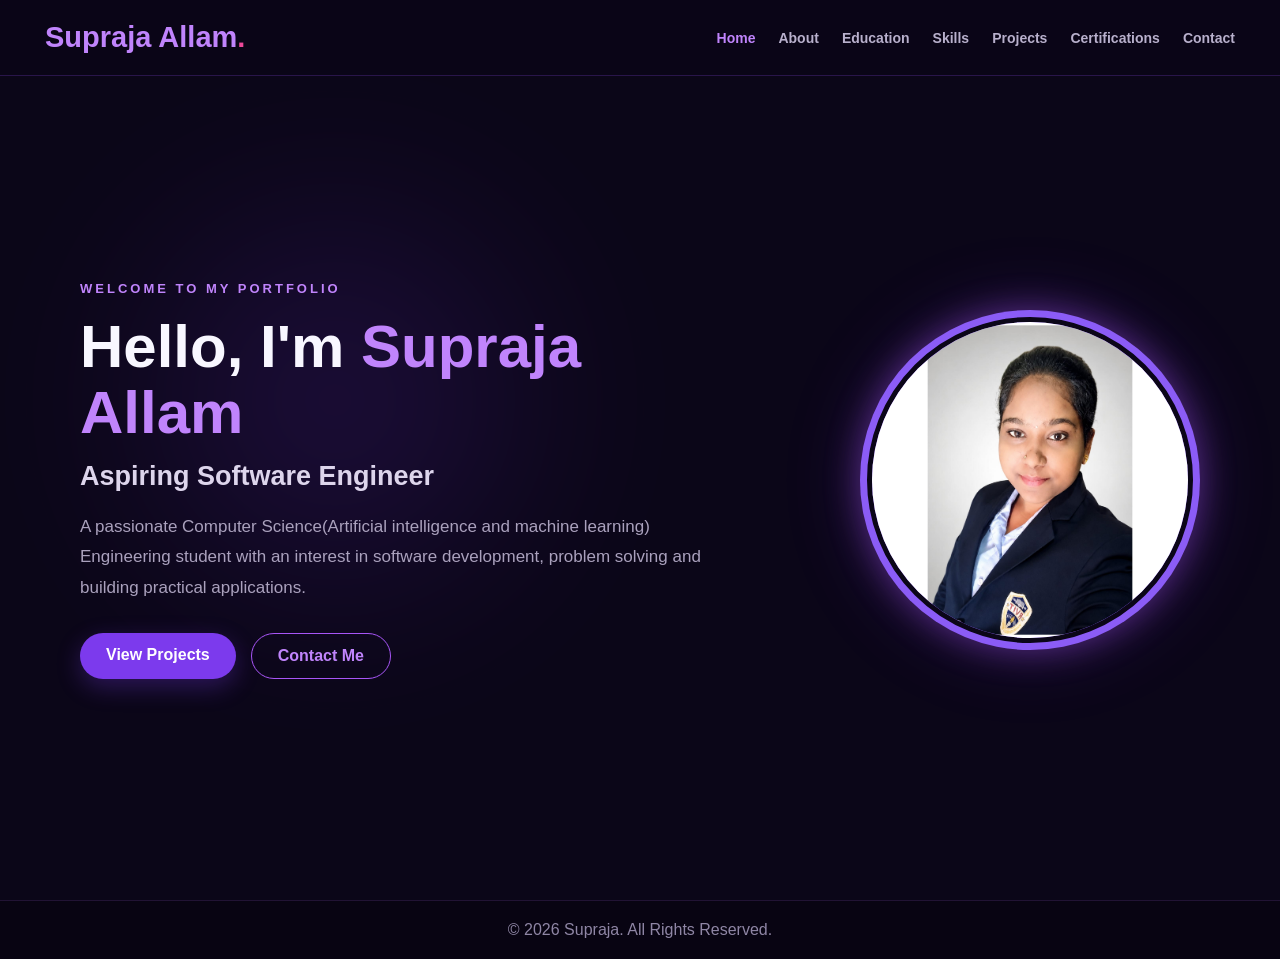
<file: index.html>
<!DOCTYPE html>
<html lang="en">
<head>
    <meta charset="UTF-8">
    <meta name="viewport" content="width=device-width, initial-scale=1.0">
    <title>Supraja | Portfolio</title>
    <link rel="stylesheet" href="style.css">
</head>

<body>

<header>
    <nav class="navbar">
        <div class="logo">Supraja Allam<span>.</span></div>

        <ul class="nav-links">
            <li><a href="index.html" class="active">Home</a></li>
            <li><a href="about.html">About</a></li>
            <li><a href="education.html">Education</a></li>
            <li><a href="skills.html">Skills</a></li>
            <li><a href="projects.html">Projects</a></li>
            <li><a href="certificates.html">Certifications</a></li>
            <li><a href="contact.html">Contact</a></li>
        </ul>
    </nav>
</header>

<main class="home">

    <div class="home-content">
        <p class="small-title">WELCOME TO MY PORTFOLIO</p>

        <h1>Hello, I'm <span>Supraja Allam</span></h1>

        <h2>Aspiring Software Engineer</h2>

        <p>
            A passionate Computer Science(Artificial intelligence and machine learning) Engineering student with an interest
            in software development, problem solving and building practical
            applications.
        </p>

        <div class="buttons">
            <a href="projects.html" class="btn">View Projects</a>
            <a href="contact.html" class="btn outline">Contact Me</a>
        </div>
    </div>

    <div class="profile-area">
        <div class="profile-ring">
            <img src="supraja.jpeg" alt="Supraja Profile Photo">
        </div>
    </div>

</main>

<footer>
    <p>© 2026 Supraja. All Rights Reserved.</p>
</footer>

<script src="script.js"></script>
</body>
</html>
</file>
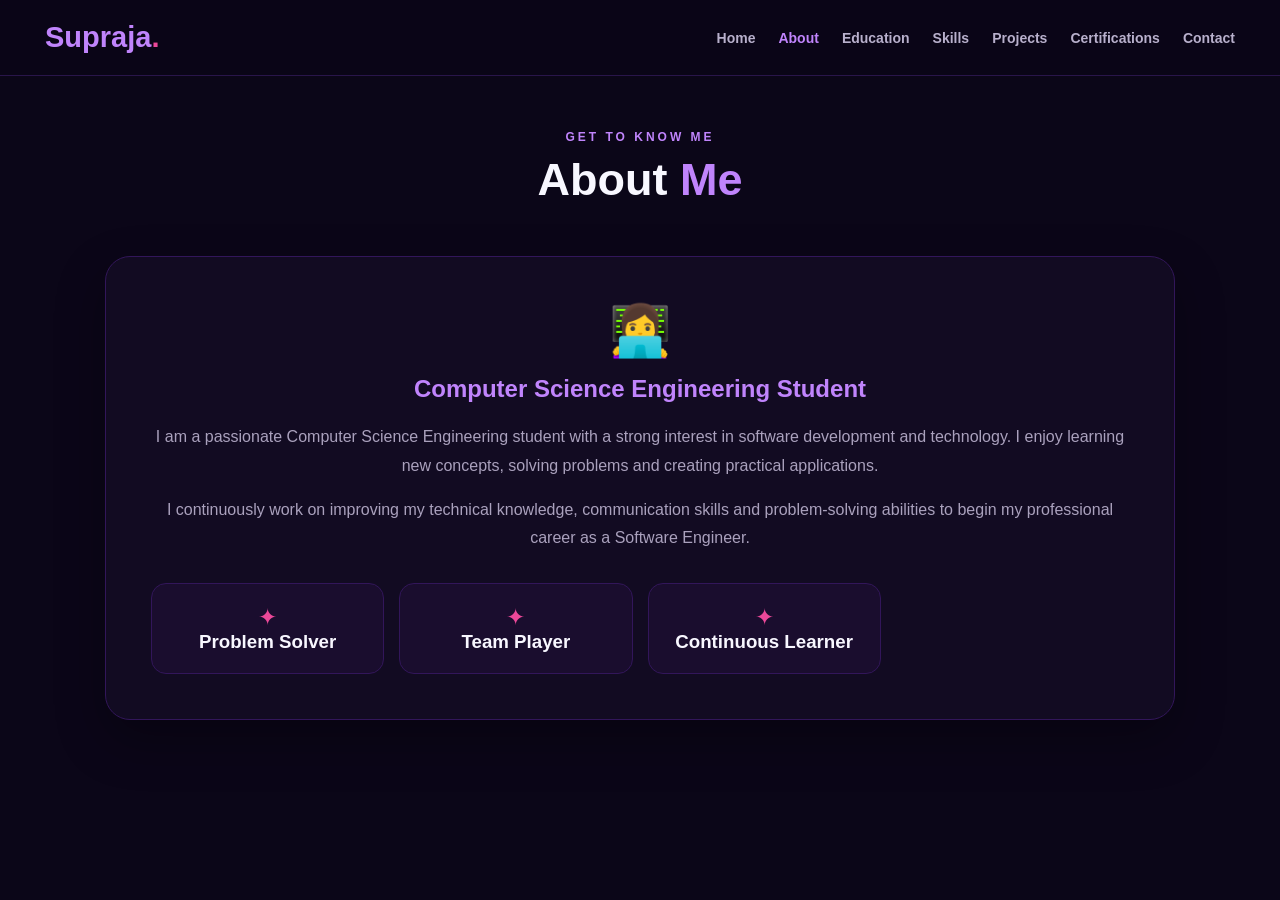
<file: about.html>
<!DOCTYPE html>
<html lang="en">
<head>
    <meta charset="UTF-8">
    <meta name="viewport" content="width=device-width, initial-scale=1.0">
    <title>About | Supraja</title>
    <link rel="stylesheet" href="style.css">
</head>

<body>

<header>
<nav class="navbar">
    <div class="logo">Supraja<span>.</span></div>

    <ul class="nav-links">
        <li><a href="index.html">Home</a></li>
        <li><a href="about.html" class="active">About</a></li>
        <li><a href="education.html">Education</a></li>
        <li><a href="skills.html">Skills</a></li>
        <li><a href="projects.html">Projects</a></li>
        <li><a href="certificates.html">Certifications</a></li>
        <li><a href="contact.html">Contact</a></li>
    </ul>
</nav>
</header>

<section class="page">

    <div class="page-heading">
        <p>GET TO KNOW ME</p>
        <h1>About <span>Me</span></h1>
    </div>

    <div class="about-card">

        <div class="about-icon">👩‍💻</div>

        <h2>Computer Science Engineering Student</h2>

        <p>
            I am a passionate Computer Science Engineering student with a
            strong interest in software development and technology.
            I enjoy learning new concepts, solving problems and creating
            practical applications.
        </p>

        <p>
            I continuously work on improving my technical knowledge,
            communication skills and problem-solving abilities to begin
            my professional career as a Software Engineer.
        </p>

        <div class="strengths">

            <div>
                <span>✦</span>
                <h3>Problem Solver</h3>
            </div>

            <div>
                <span>✦</span>
                <h3>Team Player</h3>
            </div>

            <div>
                <span>✦</span>
                <h3>Continuous Learner</h3>
            </div>

        </div>

    </div>

</section>
<script src="script.js"></script>
</body>
</html>
</file>
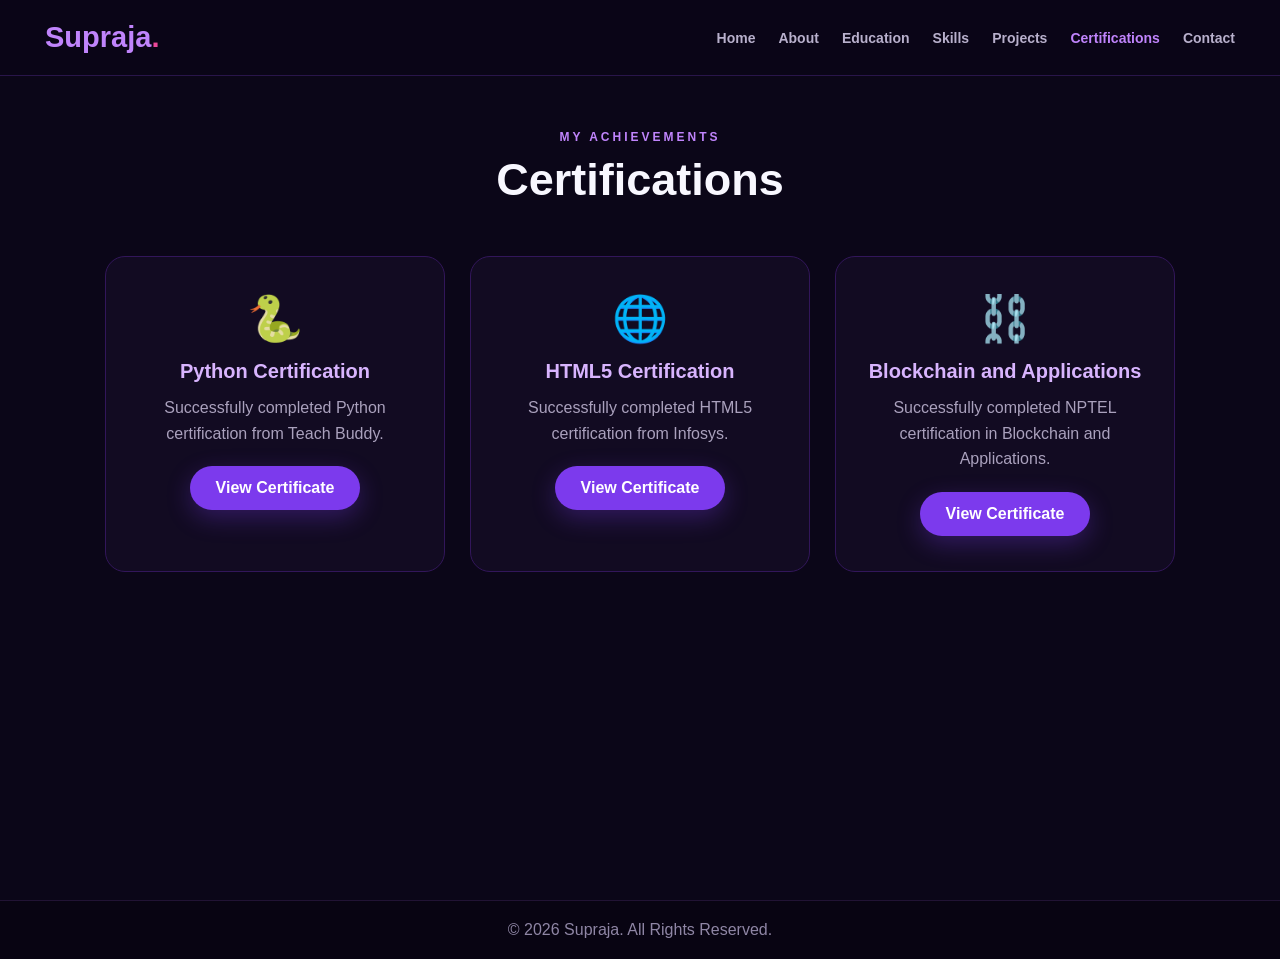
<file: certificates.html>
<!DOCTYPE html>
<html lang="en">
<head>
    <meta charset="UTF-8">
    <meta name="viewport" content="width=device-width, initial-scale=1.0">
    <title>Certifications | Supraja</title>
    <link rel="stylesheet" href="style.css">
</head>

<body>

<header>
<nav class="navbar">
    <div class="logo">Supraja<span>.</span></div>

    <ul class="nav-links">
        <li><a href="index.html">Home</a></li>
        <li><a href="about.html">About</a></li>
        <li><a href="education.html">Education</a></li>
        <li><a href="skills.html">Skills</a></li>
        <li><a href="projects.html">Projects</a></li>
        <li><a href="certifications.html" class="active">Certifications</a></li>
        <li><a href="contact.html">Contact</a></li>
    </ul>
</nav>
</header>

<section class="page">

    <div class="page-heading">
        <p>MY ACHIEVEMENTS</p>
        <h1>Certifications</h1>
    </div>

    <div class="certificate-grid">

        <div class="certificate-card">

            <div class="certificate-icon">🐍</div>

            <h2>Python Certification</h2>

            <p>
                Successfully completed Python certification from Teach Buddy.
            </p>

            <a href="teach buddy.pdf" class="btn">View Certificate</a>

        </div>


        <div class="certificate-card">

            <div class="certificate-icon">🌐</div>

            <h2>HTML5 Certification</h2>

            <p>
                Successfully completed HTML5 certification from Infosys.
            </p>

            <a href="infosys.pdf" class="btn">View Certificate</a>

        </div>


        <div class="certificate-card">

            <div class="certificate-icon">⛓️</div>

            <h2>Blockchain and Applications</h2>

            <p>
                Successfully completed NPTEL certification in Blockchain and Applications.
            </p>

            <a href="nptel.pdf" class="btn">View Certificate</a>

        </div>

    </div>

</section>

<footer>
    <p>© 2026 Supraja. All Rights Reserved.</p>
</footer>

<script src="script.js"></script>
</body>
</html>
</file>
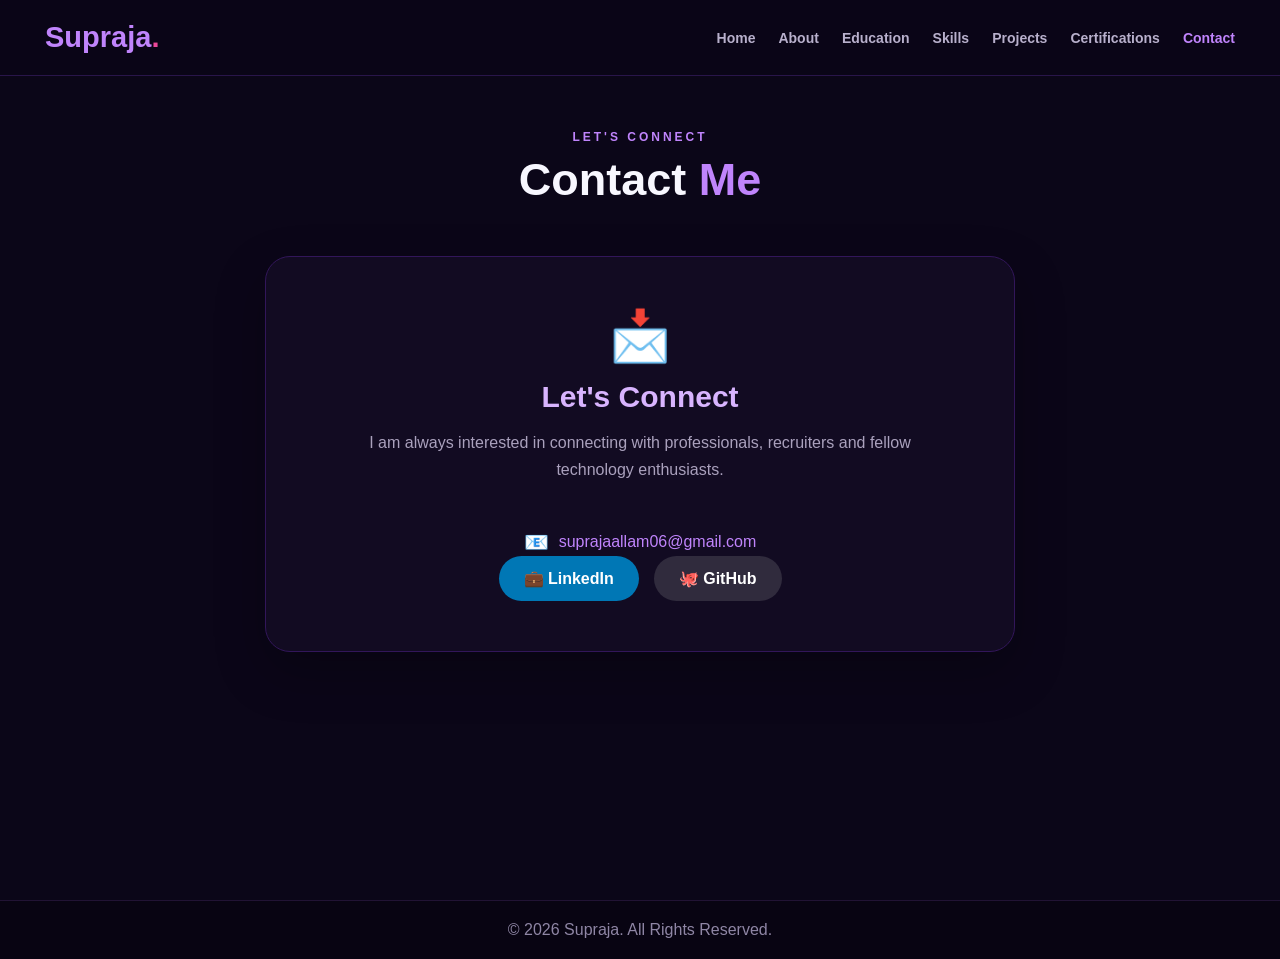
<file: contact.html>
<!DOCTYPE html>
<html lang="en">
<head>
    <meta charset="UTF-8">
    <meta name="viewport" content="width=device-width, initial-scale=1.0">
    <title>Contact | Supraja</title>
    <link rel="stylesheet" href="style.css">
</head>

<body>

<header>
<nav class="navbar">
    <div class="logo">Supraja<span>.</span></div>

    <ul class="nav-links">
        <li><a href="index.html">Home</a></li>
        <li><a href="about.html">About</a></li>
        <li><a href="education.html">Education</a></li>
        <li><a href="skills.html">Skills</a></li>
        <li><a href="projects.html">Projects</a></li>
        <li><a href="certifications.html">Certifications</a></li>
        <li><a href="contact.html" class="active">Contact</a></li>
    </ul>
</nav>
</header>

<section class="page">

    <div class="page-heading">
        <p>LET'S CONNECT</p>
        <h1>Contact <span>Me</span></h1>
    </div>

    <div class="contact-box">

        <div class="contact-icon">📩</div>

        <h2>Let's Connect</h2>

        <p>
            I am always interested in connecting with professionals,
            recruiters and fellow technology enthusiasts.
        </p>
        <div class="contact-links">

    <div class="email-info">
    <span>📧</span>
    <p>suprajaallam06@gmail.com</p>
</div>

</div>

        <div class="contact-links">

            <a href="https:www.linkedin.com/in/siva-sai-supraja-allam-2980b7372" 
               target="_blank" 
               class="social-btn linkedin">
                💼 LinkedIn
            </a>

            <a href="https://github.com/suprajaallam06-oss" 
               target="_blank" 
               class="social-btn github">
                🐙 GitHub
            </a>

        </div>

    </div>

</section>

<footer>
    <p>© 2026 Supraja. All Rights Reserved.</p>
</footer>
<script src="script.js">
</script>
</body>
</html>
</file>
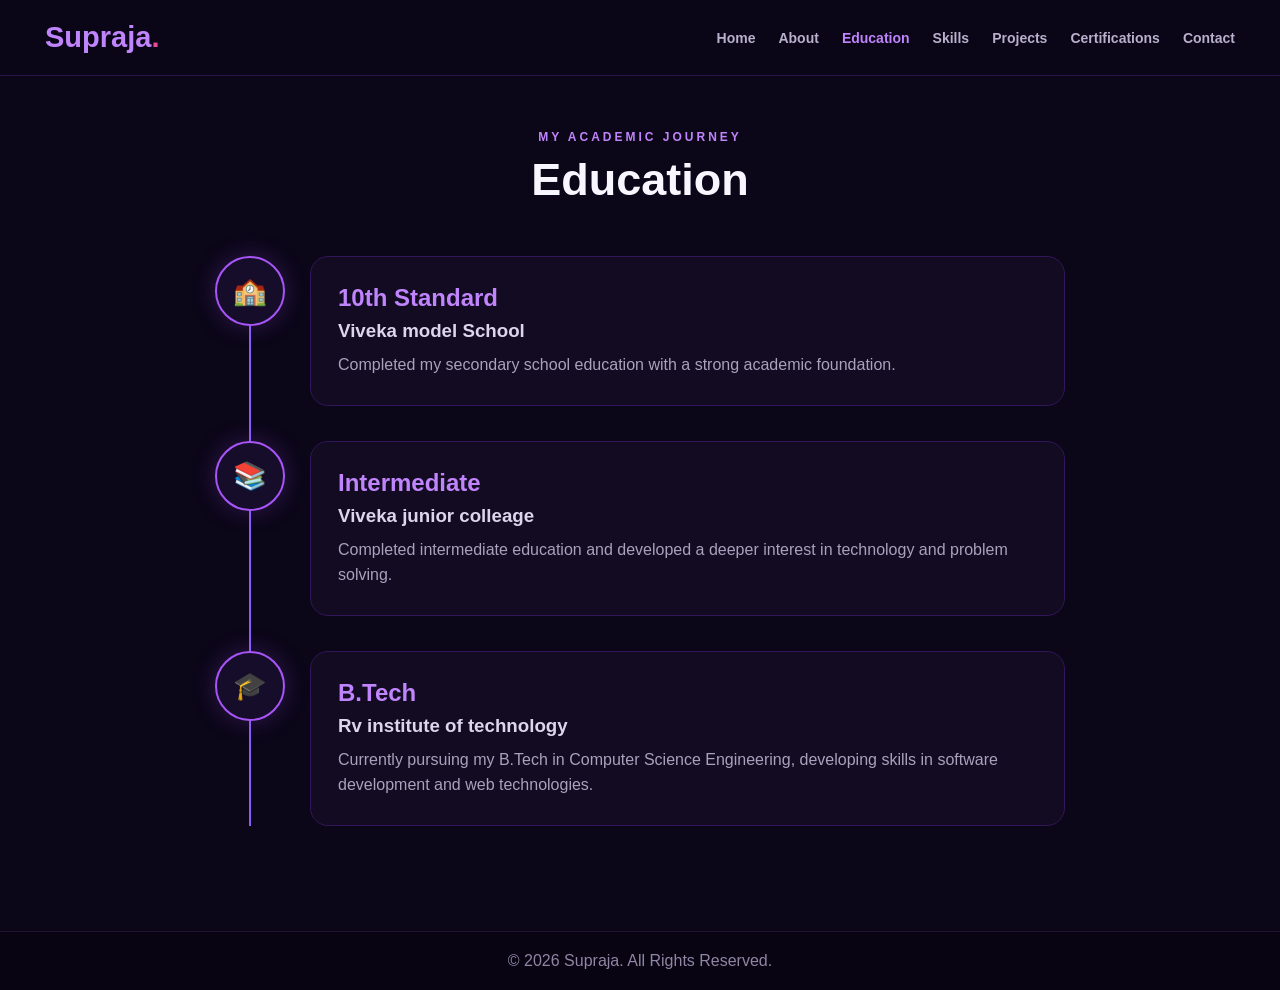
<file: education.html>
<!DOCTYPE html>
<html lang="en">
<head>
    <meta charset="UTF-8">
    <meta name="viewport" content="width=device-width, initial-scale=1.0">
    <title>Education | Supraja</title>
    <link rel="stylesheet" href="style.css">
</head>

<body>

<header>
<nav class="navbar">
    <div class="logo">Supraja<span>.</span></div>

    <ul class="nav-links">
        <li><a href="index.html">Home</a></li>
        <li><a href="about.html">About</a></li>
        <li><a href="education.html" class="active">Education</a></li>
        <li><a href="skills.html">Skills</a></li>
        <li><a href="projects.html">Projects</a></li>
        <li><a href="certificates.html">Certifications</a></li>
        <li><a href="contact.html">Contact</a></li>
    </ul>
</nav>
</header>

<section class="page">

    <div class="page-heading">
        <p>MY ACADEMIC JOURNEY</p>
        <h1>Education</h1>
    </div>

    <div class="timeline">

        <div class="timeline-item">
            <div class="timeline-icon">🏫</div>

            <div class="education-card">
                <h2>10th Standard</h2>
                <h3>Viveka model School</h3>
                <p>
                    Completed my secondary school education with a strong
                    academic foundation.
                </p>
            </div>
        </div>


        <div class="timeline-item">
            <div class="timeline-icon">📚</div>

            <div class="education-card">
                <h2>Intermediate</h2>
                <h3>Viveka junior colleage</h3>
                <p>
                    Completed intermediate education and developed a deeper
                    interest in technology and problem solving.
                </p>
            </div>
        </div>


        <div class="timeline-item">
            <div class="timeline-icon">🎓</div>

            <div class="education-card">
                <h2>B.Tech</h2>
                <h3>Rv institute of technology</h3>
                <p>
                    Currently pursuing my B.Tech in Computer Science Engineering,
                    developing skills in software development and web technologies.
                </p>
            </div>
        </div>

    </div>

</section>

<footer>
    <p>© 2026 Supraja. All Rights Reserved.</p>
</footer>

<script src="script.js"></script>
</body>
</html>
</file>
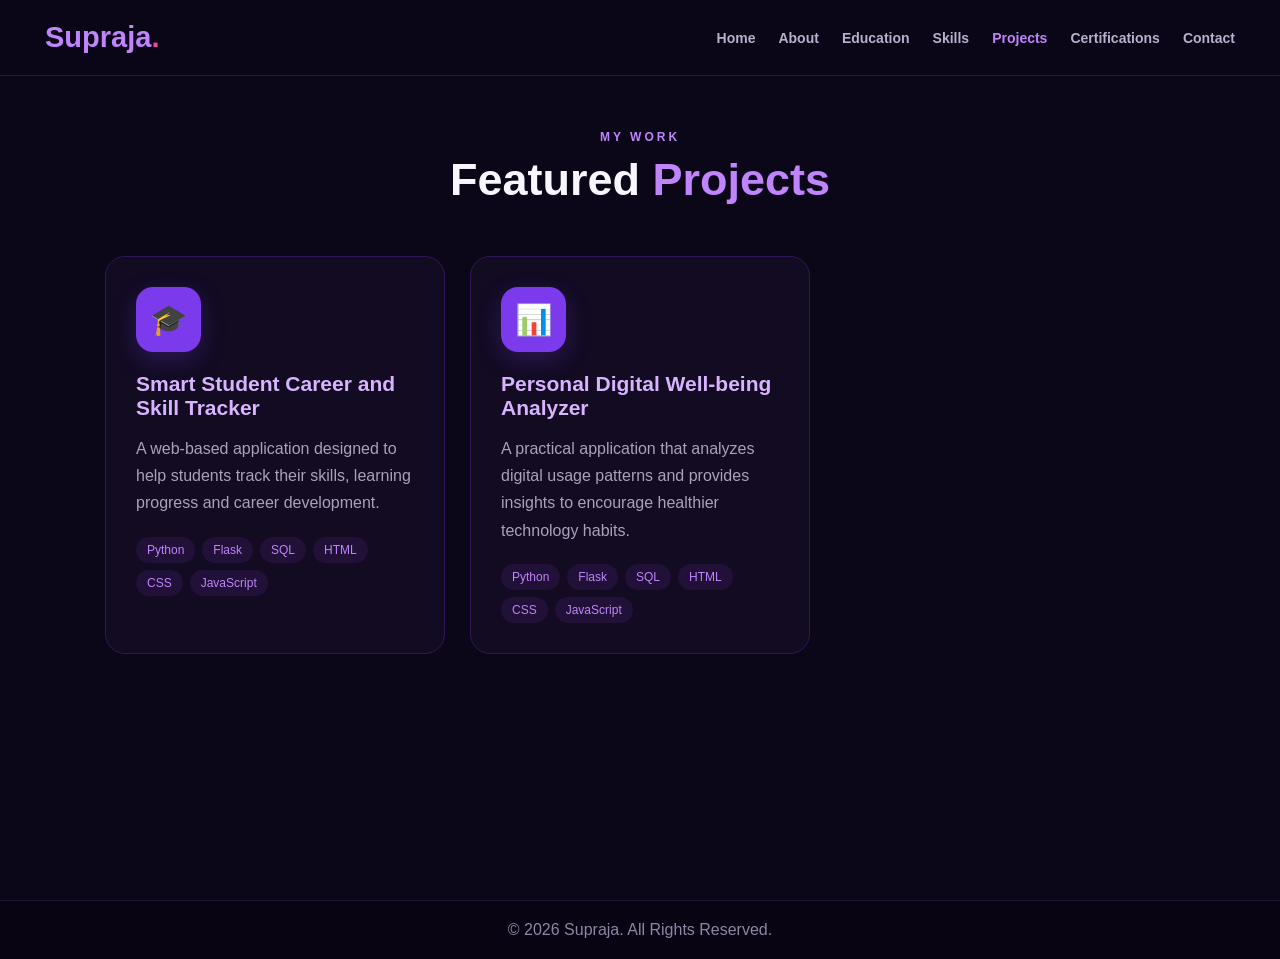
<file: projects.html>
<!DOCTYPE html>
<html lang="en">
<head>
    <meta charset="UTF-8">
    <meta name="viewport" content="width=device-width, initial-scale=1.0">
    <title>Projects | Supraja</title>
    <link rel="stylesheet" href="style.css">
</head>

<body>

<header>
<nav class="navbar">
    <div class="logo">Supraja<span>.</span></div>

    <ul class="nav-links">
        <li><a href="index.html">Home</a></li>
        <li><a href="about.html">About</a></li>
        <li><a href="education.html">Education</a></li>
        <li><a href="skills.html">Skills</a></li>
        <li><a href="projects.html" class="active">Projects</a></li>
        <li><a href="certificates.html">Certifications</a></li>
        <li><a href="contact.html">Contact</a></li>
    </ul>
</nav>
</header>

<section class="page">

    <div class="page-heading">
        <p>MY WORK</p>
        <h1>Featured <span>Projects</span></h1>
    </div>

    <div class="project-grid">

        <div class="project-card">

            <div class="project-icon">🎓</div>

            <h2>Smart Student Career and Skill Tracker</h2>

            <p>
                A web-based application designed to help students track
                their skills, learning progress and career development.
            </p>

            <div class="tech-tags">
                <span>Python</span>
                <span>Flask</span>
                <span>SQL</span>
                <span>HTML</span>
                <span>CSS</span>
                <span>JavaScript</span>
            </div>

        </div>


        <div class="project-card">

            <div class="project-icon">📊</div>

            <h2>Personal Digital Well-being Analyzer</h2>

            <p>
                A practical application that analyzes digital usage patterns
                and provides insights to encourage healthier technology habits.
            </p>

            <div class="tech-tags">
                <span>Python</span>
                <span>Flask</span>
                <span>SQL</span>
                <span>HTML</span>
                <span>CSS</span>
                <span>JavaScript</span>
            </div>

        </div>
    </div>

</section>

<footer>
    <p>© 2026 Supraja. All Rights Reserved.</p>
</footer>
<script src="script.js"></script>
</body>
</html>
</file>
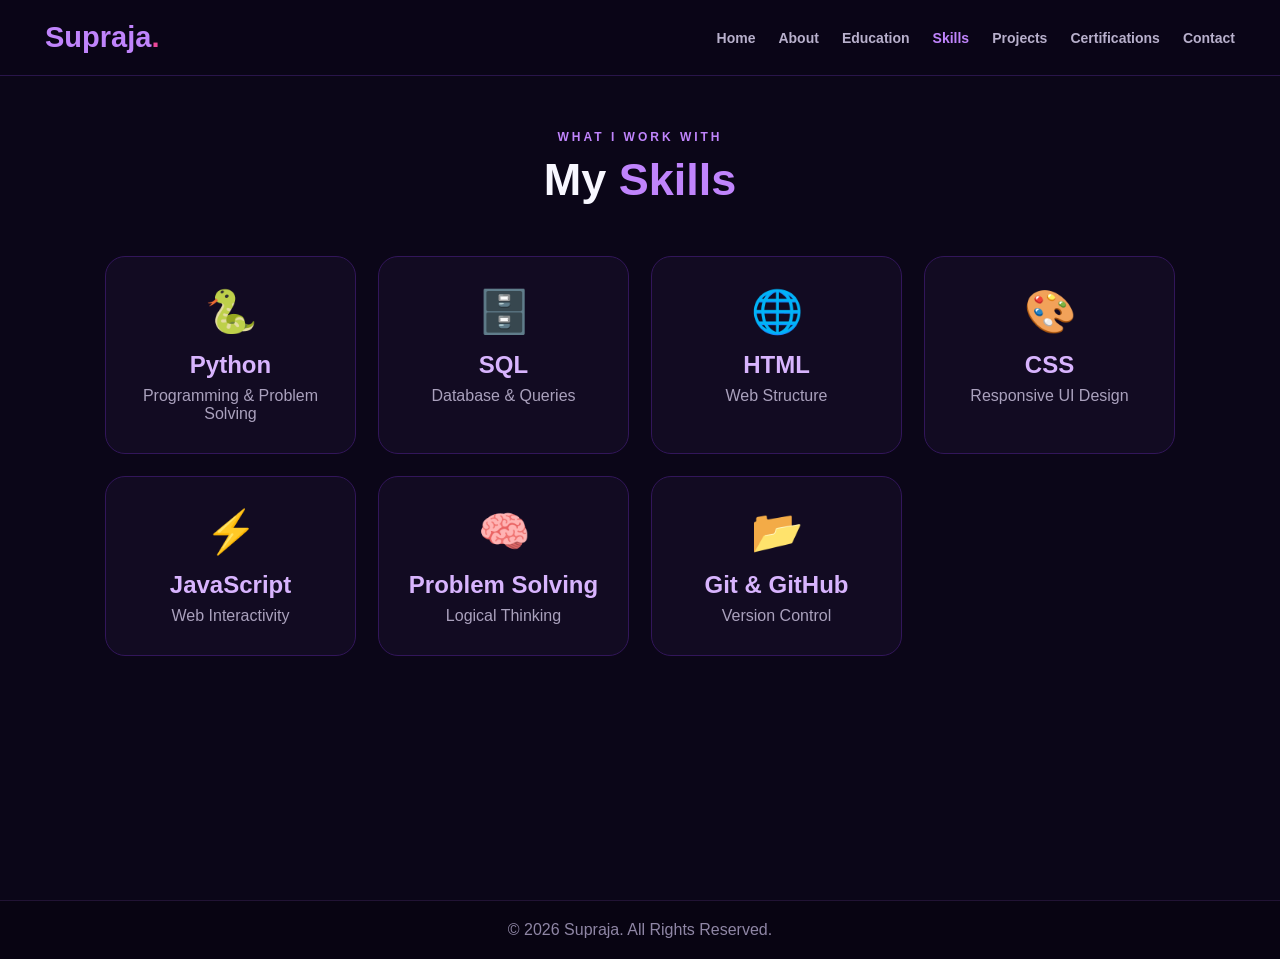
<file: skills.html>
<!DOCTYPE html>
<html lang="en">
<head>
    <meta charset="UTF-8">
    <meta name="viewport" content="width=device-width, initial-scale=1.0">
    <title>Skills | Supraja</title>
    <link rel="stylesheet" href="style.css">
</head>

<body>

<header>
<nav class="navbar">
    <div class="logo">Supraja<span>.</span></div>

    <ul class="nav-links">
        <li><a href="index.html">Home</a></li>
        <li><a href="about.html">About</a></li>
        <li><a href="education.html">Education</a></li>
        <li><a href="skills.html" class="active">Skills</a></li>
        <li><a href="projects.html">Projects</a></li>
        <li><a href="certificates.html">Certifications</a></li>
        <li><a href="contact.html">Contact</a></li>
    </ul>
</nav>
</header>

<section class="page">

    <div class="page-heading">
        <p>WHAT I WORK WITH</p>
        <h1>My <span>Skills</span></h1>
    </div>

    <div class="skills-grid">

        <div class="skill-card">
            <div class="skill-icon">🐍</div>
            <h2>Python</h2>
            <p>Programming & Problem Solving</p>
        </div>

        <div class="skill-card">
            <div class="skill-icon">🗄️</div>
            <h2>SQL</h2>
            <p>Database & Queries</p>
        </div>

        <div class="skill-card">
            <div class="skill-icon">🌐</div>
            <h2>HTML</h2>
            <p>Web Structure</p>
        </div>

        <div class="skill-card">
            <div class="skill-icon">🎨</div>
            <h2>CSS</h2>
            <p>Responsive UI Design</p>
        </div>

        <div class="skill-card">
            <div class="skill-icon">⚡</div>
            <h2>JavaScript</h2>
            <p>Web Interactivity</p>
        </div>
        <div class="skill-card">
            <div class="skill-icon">🧠</div>
            <h2>Problem Solving</h2>
            <p>Logical Thinking</p>
        </div>

        <div class="skill-card">
            <div class="skill-icon">📂</div>
            <h2>Git & GitHub</h2>
            <p>Version Control</p>
        </div>

    </div>

</section>

<footer>
    <p>© 2026 Supraja. All Rights Reserved.</p>
</footer>
<script src="script.js"></script>
</body>
</html>
</file>
<file: style.css>
* {
    margin: 0;
    padding: 0;
    box-sizing: border-box;
}

body {
    font-family: "Segoe UI", Arial, sans-serif;
    background: #0b0618;
    color: #f8f7ff;
    min-height: 100vh;
}

/* ================= NAVBAR ================= */

header {
    position: fixed;
    top: 0;
    left: 0;
    width: 100%;
    z-index: 1000;

    background: rgba(11, 6, 24, 0.92);
    border-bottom: 1px solid #29154a;
}

.navbar {
    max-width: 1250px;
    height: 75px;
    margin: auto;
    padding: 0 30px;

    display: flex;
    align-items: center;
    justify-content: space-between;
}

.logo {
    font-size: 29px;
    font-weight: 800;
    color: #c084fc;
}

.logo span {
    color: #ec4899;
}

.nav-links {
    list-style: none;
    display: flex;
    gap: 23px;
}

.nav-links a {
    text-decoration: none;
    color: #b8b0cc;
    font-size: 14px;
    font-weight: 600;
    transition: 0.3s;
}

.nav-links a:hover,
.nav-links a.active {
    color: #c084fc;
}


/* ================= HOME ================= */

.home {
    min-height: 100vh;
    max-width: 1200px;
    margin: auto;

    padding: 120px 40px 60px;

    display: flex;
    align-items: center;
    justify-content: space-between;

    gap: 70px;

    position: relative;
}

.home::before {
    content: "";

    position: absolute;

    width: 350px;
    height: 350px;

    background: #7c3aed;

    opacity: 0.15;

    filter: blur(100px);

    top: 25%;
    left: 10%;

    border-radius: 50%;

    z-index: -1;
}

.home-content {
    max-width: 650px;
}

.small-title {
    color: #c084fc;

    font-size: 13px;
    font-weight: 700;

    letter-spacing: 3px;

    margin-bottom: 18px;
}

.home h1 {
    font-size: 60px;
    line-height: 1.1;

    margin-bottom: 15px;
}

.home h1 span {
    color: #c084fc;
}

.home h2 {
    color: #ddd5ec;

    font-size: 27px;

    margin-bottom: 20px;
}

.home-content > p:not(.small-title) {
    color: #aaa1bd;

    font-size: 17px;

    line-height: 1.8;
}


/* ================= BUTTONS ================= */

.buttons {
    display: flex;
    gap: 15px;

    margin-top: 30px;
}

.btn {
    display: inline-block;

    padding: 13px 26px;

    border-radius: 30px;

    text-decoration: none;

    color: white;

    font-weight: 700;

    background: #7c3aed;

    box-shadow: 0 8px 25px rgba(124, 58, 237, 0.3);

    transition: 0.3s;
}

.btn:hover {
    background: #9333ea;

    transform: translateY(-4px);

    box-shadow: 0 12px 35px rgba(168, 85, 247, 0.4);
}

.btn.outline {
    background: transparent;

    border: 1px solid #a855f7;

    color: #c084fc;

    box-shadow: none;
}

.btn.outline:hover {
    background: #8b5cf6;

    color: white;
}


/* ================= PROFILE IMAGE ================= */

.profile-area {
    position: relative;
}

.profile-ring {
    width: 340px;
    height: 340px;

    padding: 7px;

    border-radius: 50%;

    background: #8b5cf6;

    box-shadow:
        0 0 35px rgba(168, 85, 247, 0.45),
        0 0 80px rgba(124, 58, 237, 0.2);

    animation: float 4s ease-in-out infinite;
}

.profile-ring img {
    width: 100%;
    height: 100%;

    object-fit: cover;

    border-radius: 50%;

    border: 5px solid #0b0618;
}

@keyframes float {

    0%,
    100% {
        transform: translateY(0);
    }

    50% {
        transform: translateY(-12px);
    }
}


/* ================= COMMON PAGE ================= */

.page {
    min-height: 100vh;

    max-width: 1150px;

    margin: auto;

    padding: 130px 40px 70px;
}

.page-heading {
    text-align: center;

    margin-bottom: 50px;
}

.page-heading p {
    color: #c084fc;

    font-size: 12px;

    font-weight: 700;

    letter-spacing: 3px;

    margin-bottom: 10px;
}

.page-heading h1 {
    font-size: 45px;

    color: #f8f7ff;
}

.page-heading h1 span {
    color: #c084fc;
}


/* ================= ABOUT ================= */

.about-card {
    background: #120b22;

    border: 1px solid #32165a;

    padding: 45px;

    border-radius: 25px;

    text-align: center;

    box-shadow: 0 20px 50px rgba(0, 0, 0, 0.3);
}

.about-icon {
    font-size: 50px;

    margin-bottom: 15px;
}

.about-card h2 {
    color: #c084fc;

    margin-bottom: 20px;
}

.about-card p {
    color: #aaa1bd;

    line-height: 1.8;

    margin-bottom: 15px;
}

.strengths {
    display: grid;

    grid-template-columns: repeat(4, 1fr);

    gap: 15px;

    margin-top: 30px;
}

.strengths div {
    padding: 20px;

    border-radius: 15px;

    background: #1a0d2e;

    border: 1px solid #32165a;

    transition: 0.3s;
}

.strengths div:hover {
    transform: translateY(-5px);

    border-color: #a855f7;
}

.strengths span {
    color: #ec4899;

    font-size: 23px;
}


/* ================= EDUCATION ================= */

.timeline {
    max-width: 850px;

    margin: auto;

    position: relative;
}

.timeline::before {
    content: "";

    position: absolute;

    left: 34px;

    top: 0;

    bottom: 0;

    width: 2px;

    background: #8b5cf6;
}

.timeline-item {
    position: relative;

    display: flex;

    gap: 25px;

    margin-bottom: 35px;
}

.timeline-icon {
    width: 70px;
    height: 70px;

    min-width: 70px;

    display: flex;

    align-items: center;
    justify-content: center;

    border-radius: 50%;

    background: #160d2b;

    border: 2px solid #a855f7;

    font-size: 27px;

    z-index: 2;

    box-shadow: 0 0 25px rgba(168, 85, 247, 0.25);
}

.education-card {
    flex: 1;

    padding: 27px;

    border-radius: 18px;

    background: #120b22;

    border: 1px solid #32165a;

    transition: 0.3s;
}

.education-card:hover {
    transform: translateX(8px);

    border-color: #a855f7;
}

.education-card h2 {
    color: #c084fc;

    margin-bottom: 8px;
}

.education-card h3 {
    color: #ddd5ec;

    margin-bottom: 10px;
}

.education-card p {
    color: #aaa1bd;

    line-height: 1.6;
}


/* ================= SKILLS ================= */

.skills-grid {
    display: grid;

    grid-template-columns: repeat(4, 1fr);

    gap: 22px;
}

.skill-card {
    padding: 30px 20px;

    text-align: center;

    border-radius: 20px;

    background: #120b22;

    border: 1px solid #32165a;

    transition: 0.35s;
}

.skill-card:hover {
    transform: translateY(-9px);

    border-color: #a855f7;

    box-shadow: 0 15px 35px rgba(124, 58, 237, 0.2);
}

.skill-icon {
    font-size: 42px;

    margin-bottom: 15px;
}

.skill-card h2 {
    color: #d8b4fe;

    margin-bottom: 8px;
}

.skill-card p {
    color: #aaa1bd;
}


/* ================= PROJECTS ================= */

.project-grid {
    display: grid;

    grid-template-columns: repeat(3, 1fr);

    gap: 25px;
}

.project-card {
    padding: 30px;

    border-radius: 20px;

    background: #120b22;

    border: 1px solid #32165a;

    transition: 0.35s;
}

.project-card:hover {
    transform: translateY(-10px);

    border-color: #c084fc;

    box-shadow: 0 18px 40px rgba(124, 58, 237, 0.2);
}

.project-icon {
    width: 65px;
    height: 65px;

    display: flex;

    align-items: center;
    justify-content: center;

    border-radius: 17px;

    background: #7c3aed;

    font-size: 30px;

    margin-bottom: 20px;

    box-shadow: 0 8px 25px rgba(124, 58, 237, 0.25);
}

.project-card h2 {
    color: #d8b4fe;

    font-size: 21px;

    margin-bottom: 15px;
}

.project-card p {
    color: #aaa1bd;

    line-height: 1.7;
}

.tech-tags {
    display: flex;

    flex-wrap: wrap;

    gap: 7px;

    margin-top: 20px;
}

.tech-tags span {
    padding: 6px 11px;

    border-radius: 20px;

    background: #211037;

    color: #c084fc;

    font-size: 12px;
}


/* ================= CERTIFICATIONS ================= */

.certificate-grid {
    display: grid;

    grid-template-columns: repeat(3, 1fr);

    gap: 25px;
}

.certificate-card {
    padding: 35px 25px;

    text-align: center;

    border-radius: 20px;

    background: #120b22;

    border: 1px solid #32165a;

    transition: 0.3s;
}

.certificate-card:hover {
    transform: translateY(-8px);

    border-color: #ec4899;
}

.certificate-icon {
    font-size: 45px;

    margin-bottom: 15px;
}

.certificate-card h2 {
    color: #d8b4fe;

    font-size: 20px;

    margin-bottom: 12px;
}

.certificate-card p {
    color: #aaa1bd;

    line-height: 1.6;

    margin-bottom: 20px;
}


/* ================= CONTACT ================= */

.contact-box {
    max-width: 750px;

    margin: auto;

    padding: 50px;

    text-align: center;

    border-radius: 25px;

    background: #120b22;

    border: 1px solid #32165a;

    box-shadow: 0 20px 50px rgba(0, 0, 0, 0.25);
}

.contact-icon {
    font-size: 50px;

    margin-bottom: 15px;
}

.contact-box h2 {
    color: #d8b4fe;

    font-size: 30px;
}

.contact-box p {
    color: #aaa1bd;

    line-height: 1.7;

    margin: 15px auto 25px;

    max-width: 550px;
}

.contact-links {
    display: flex;

    justify-content: center;

    gap: 15px;

    flex-wrap: wrap;
}

.social-btn {
    text-decoration: none;

    padding: 13px 25px;

    border-radius: 30px;

    color: white;

    font-weight: 700;

    transition: 0.3s;
}

.social-btn:hover {
    transform: translateY(-4px);
}

.linkedin {
    background: #0077b5;
}

.github {
    background: #302b3d;
}


/* ================= FOOTER ================= */

footer {
    text-align: center;

    padding: 20px;

    color: #8f86a5;

    border-top: 1px solid #211334;

    background: #080412;
}


/* ================= RESPONSIVE ================= */

@media (max-width: 950px) {

    .nav-links {
        gap: 10px;
    }

    .nav-links a {
        font-size: 12px;
    }

    .home {
        flex-direction: column-reverse;

        text-align: center;
    }

    .skills-grid {
        grid-template-columns: repeat(2, 1fr);
    }

    .project-grid,
    .certificate-grid {
        grid-template-columns: 1fr;
    }

    .strengths {
        grid-template-columns: repeat(2, 1fr);
    }
}


@media (max-width: 650px) {

    .navbar {
        height: auto;

        padding: 15px;

        flex-direction: column;

        gap: 12px;
    }

    .nav-links {
        flex-wrap: wrap;

        justify-content: center;
    }

    .home {
        padding-top: 180px;
    }

    .home h1 {
        font-size: 38px;
    }

    .profile-ring {
        width: 240px;
        height: 240px;
    }

    .skills-grid,
    .strengths {
        grid-template-columns: 1fr;
    }

    .page {
        padding-left: 20px;
        padding-right: 20px;
    }
}
.email-info {
    display: flex;
    justify-content: center;
    align-items: center;
    gap: 10px;
    margin-top: 20px;
}

.email-info span {
    font-size: 20px;
}

.email-info p {
    color: #c084fc;
    font-size: 16px;
    margin: 0;
}
</file>
